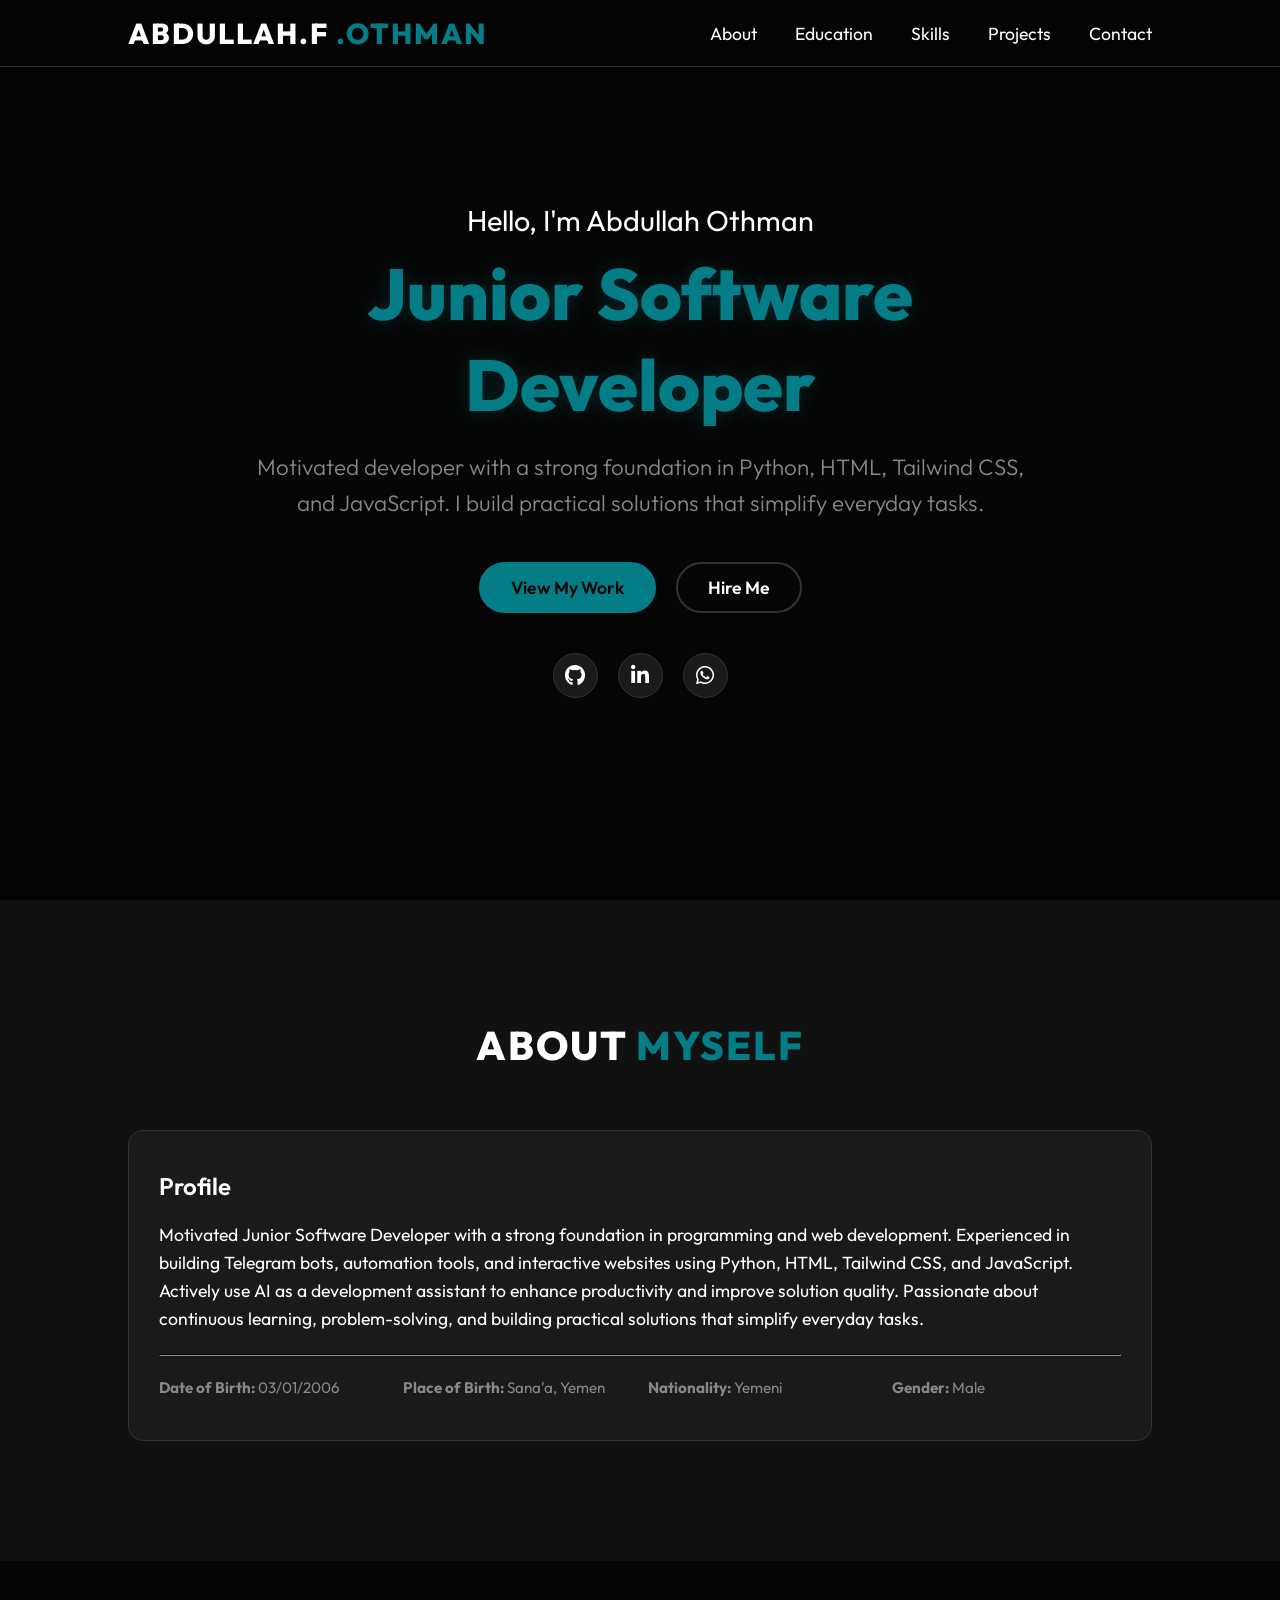
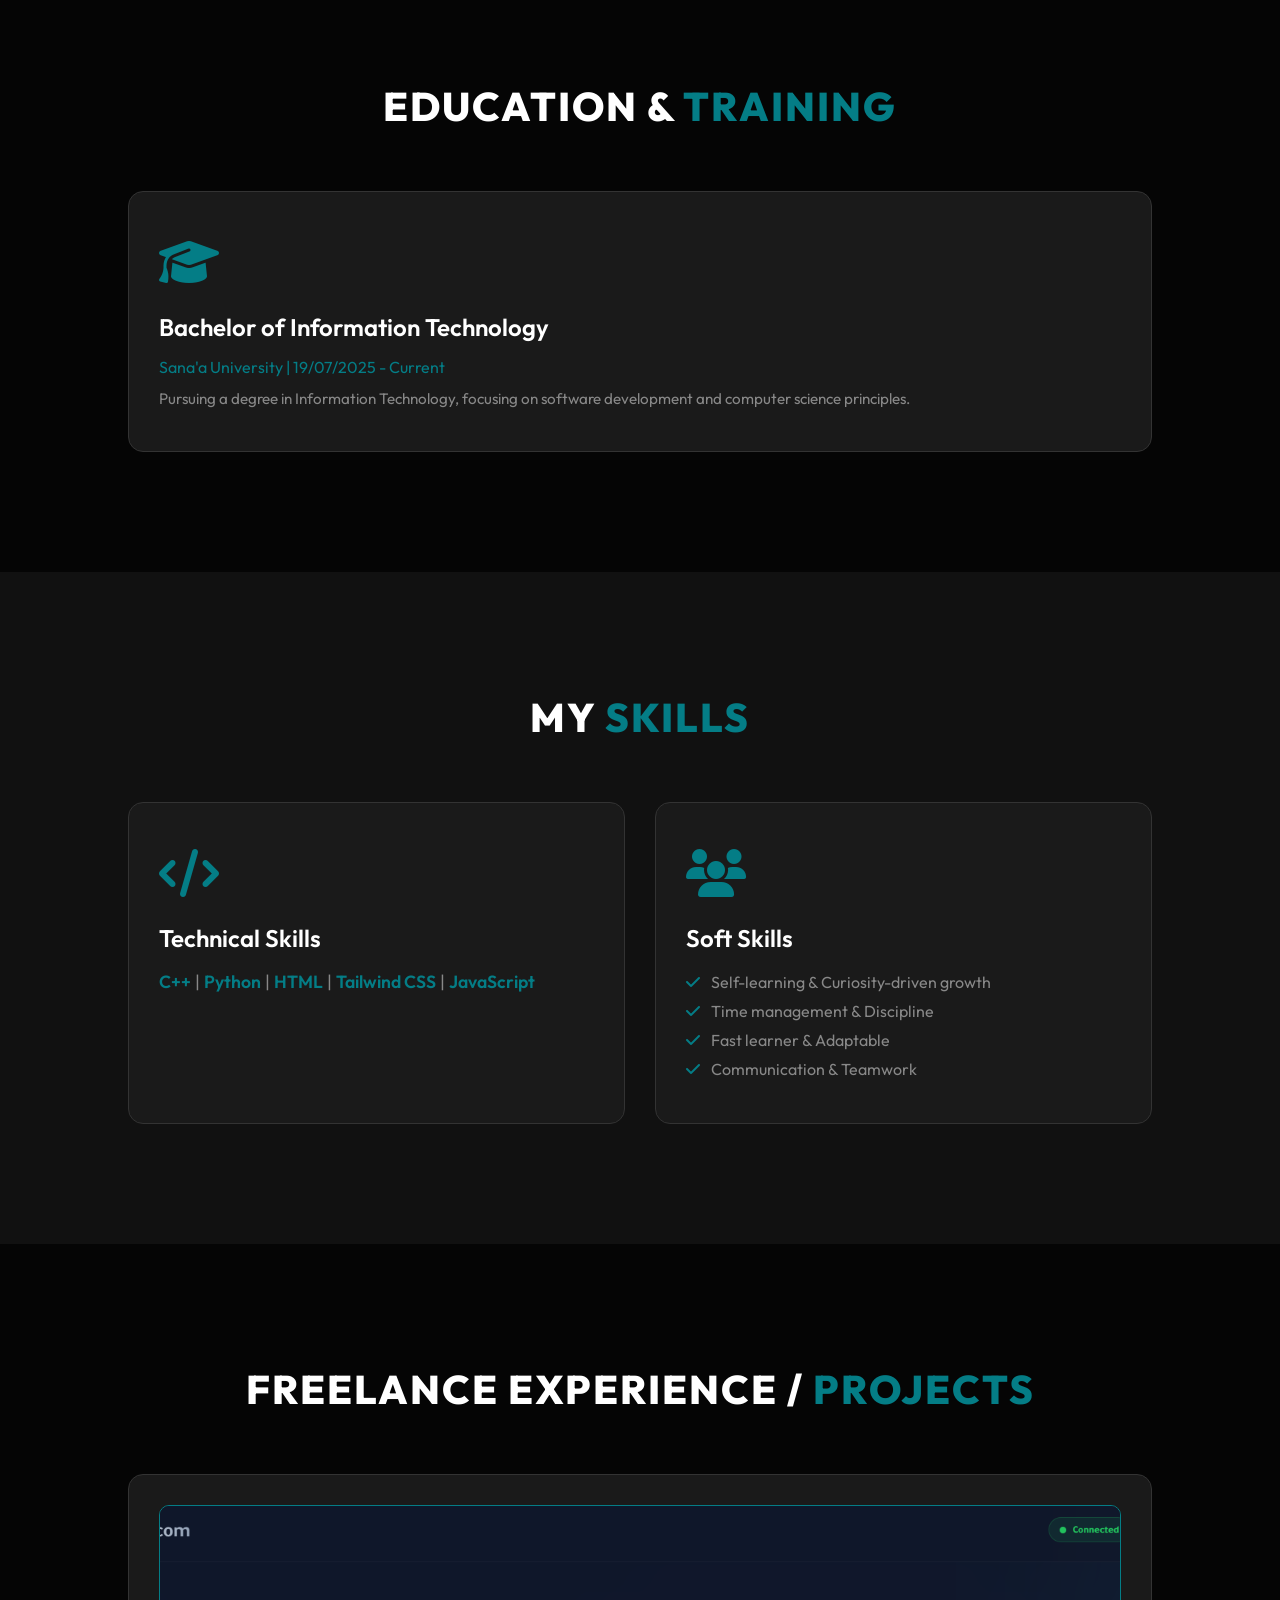
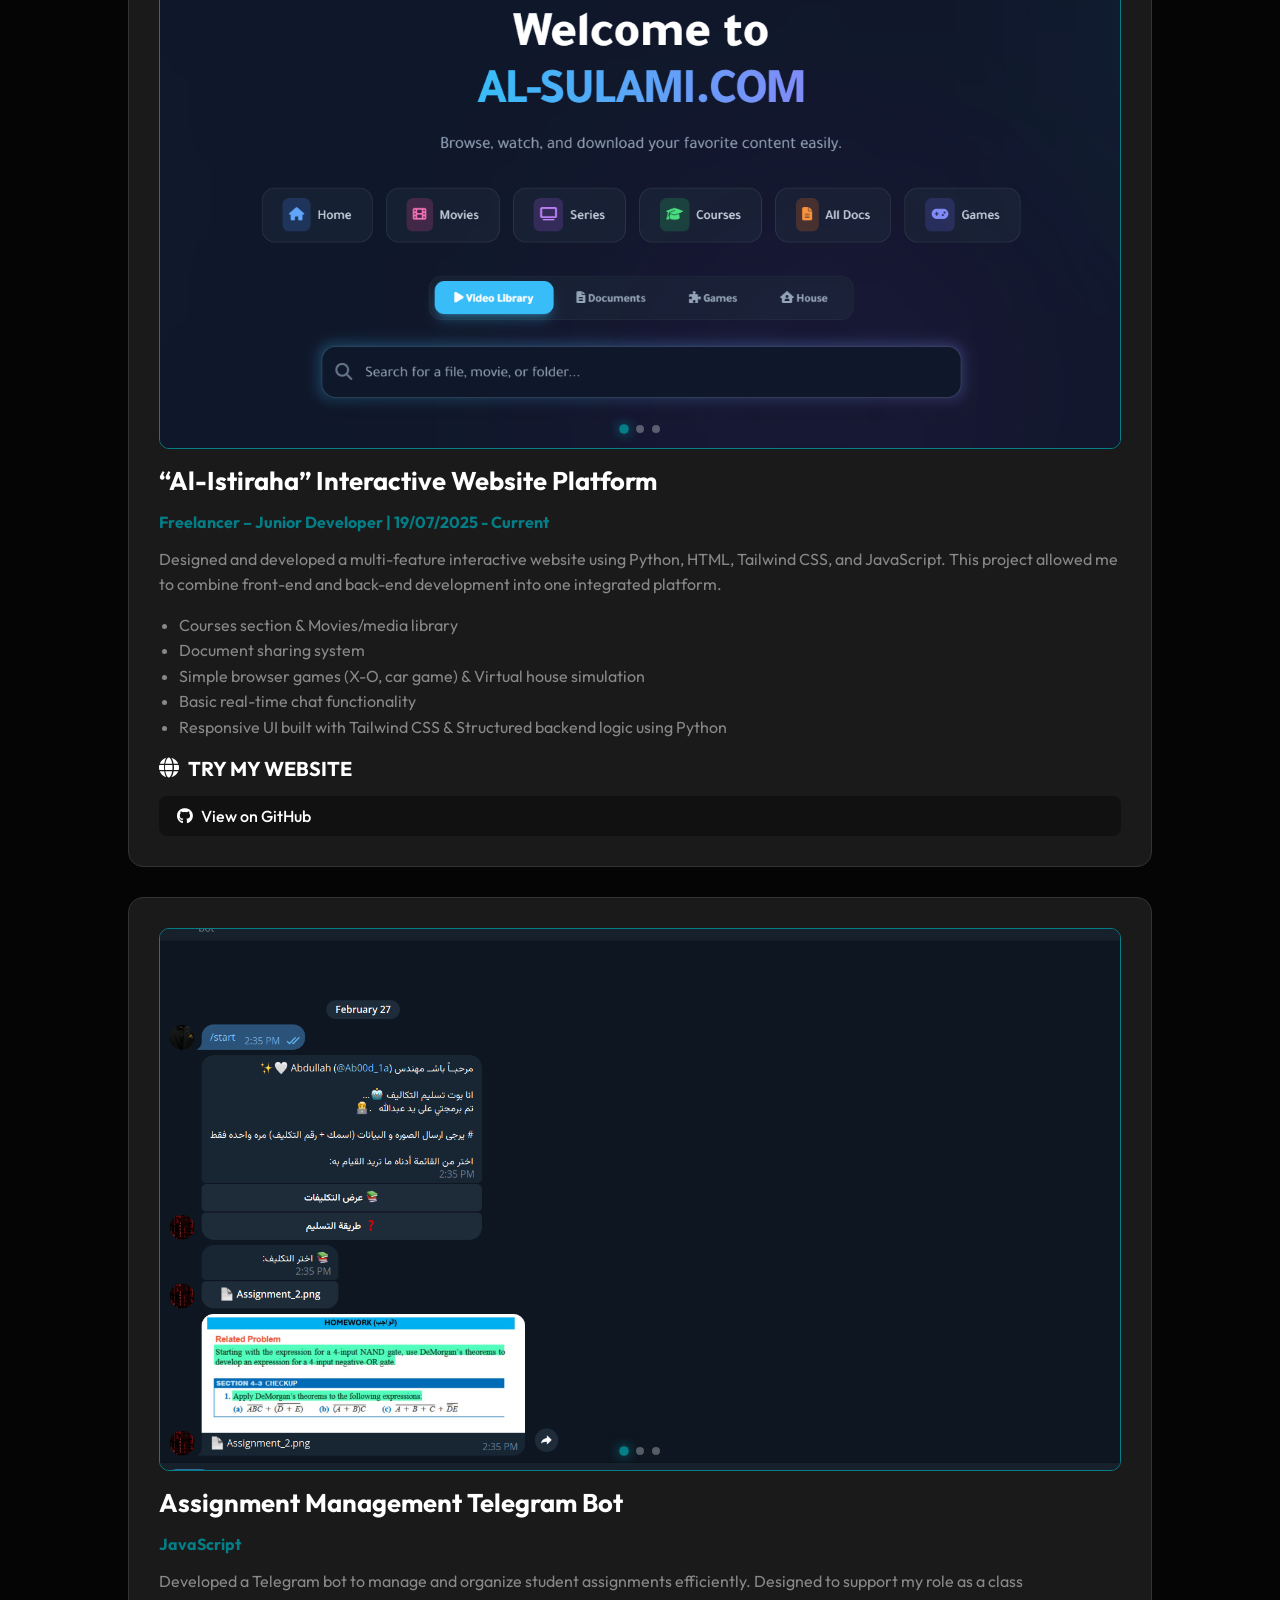
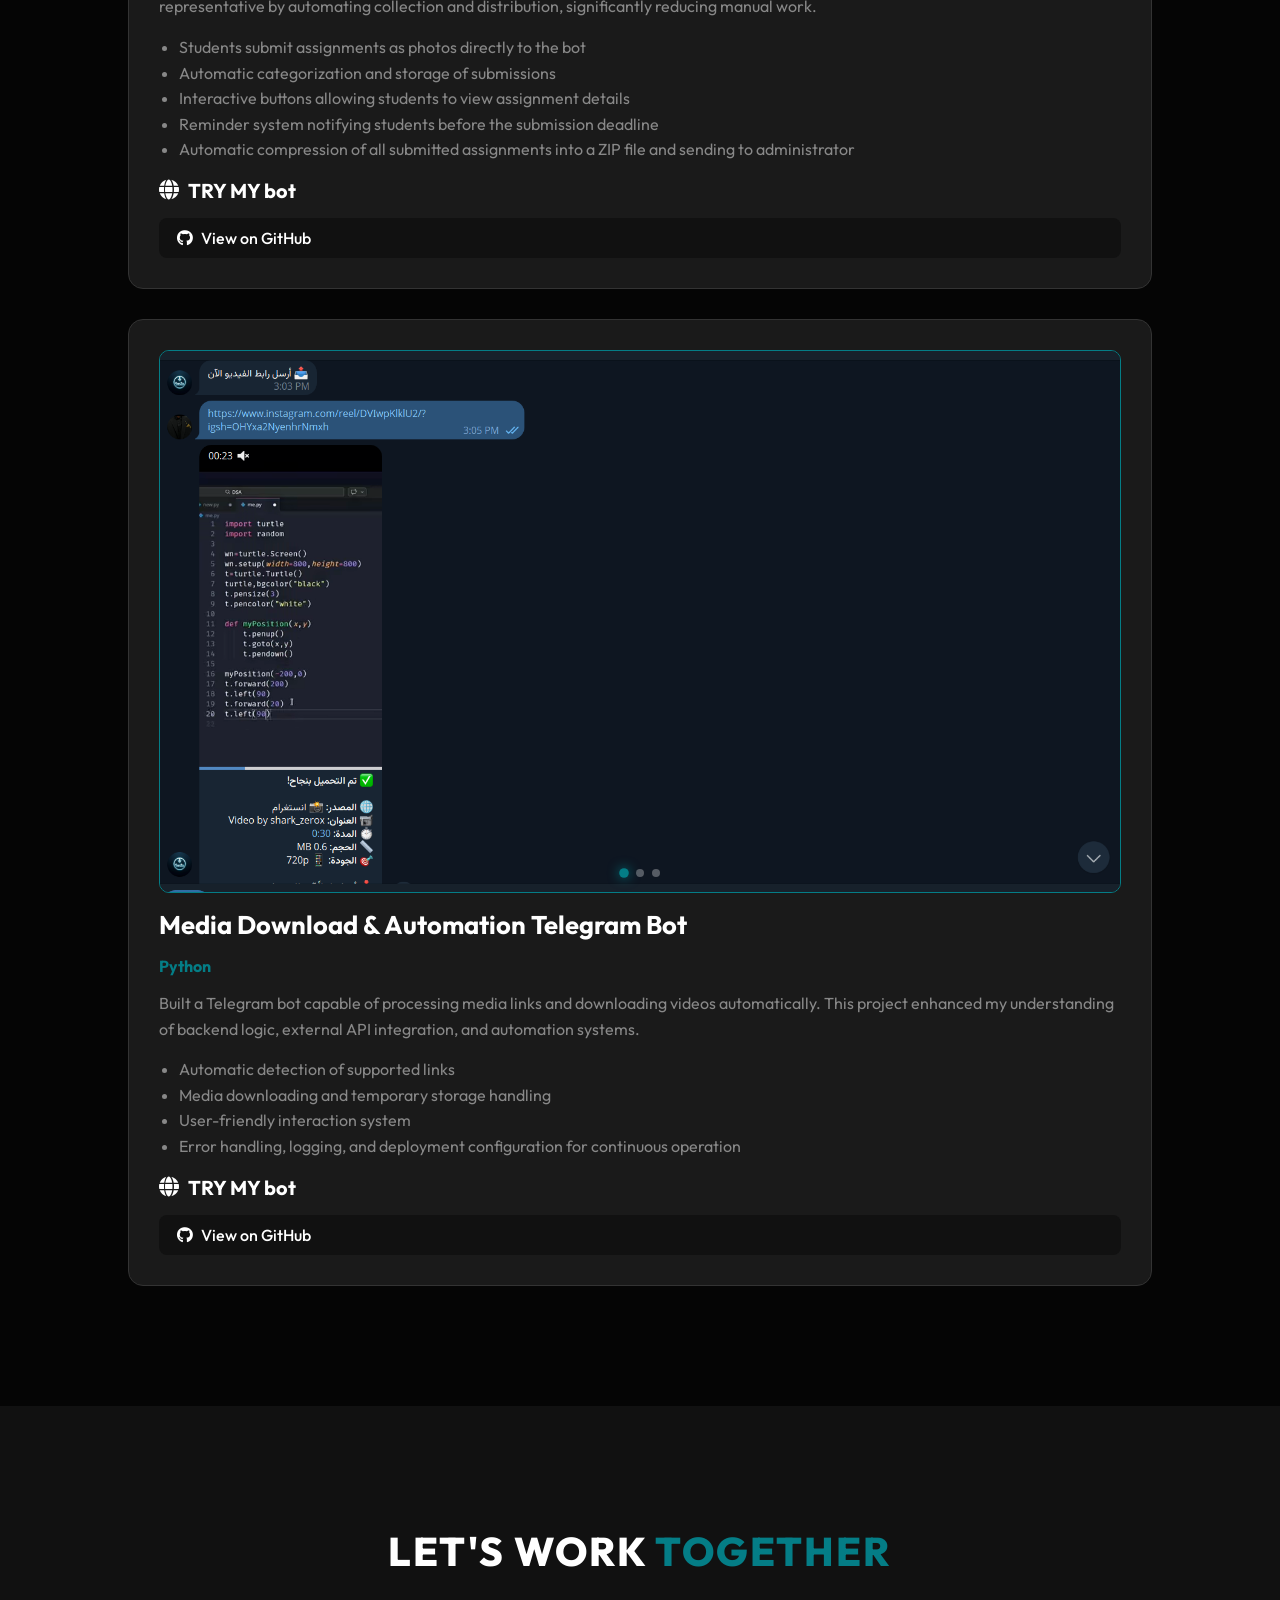
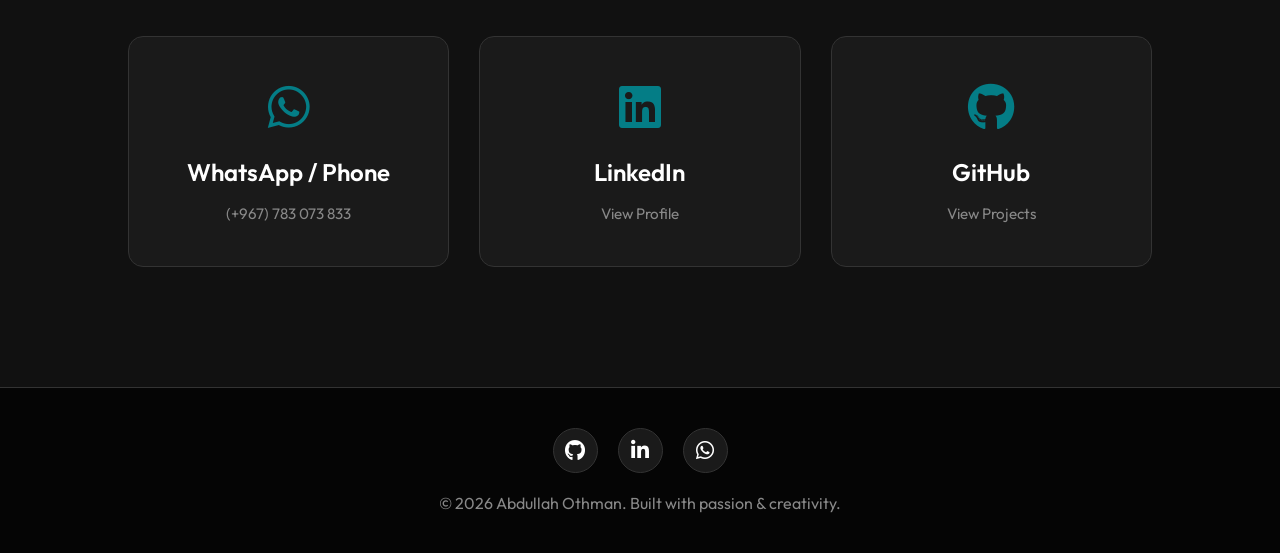
<file: index.html>
<!DOCTYPE html>
<html lang="en">
  <head>
    <meta charset="UTF-8" />
    <meta name="viewport" content="width=device-width, initial-scale=1.0" />
    <link rel="stylesheet" href="https://cdnjs.cloudflare.com/ajax/libs/font-awesome/6.7.2/css/all.min.css" />
    <link rel="stylesheet" href="My website.css" />
    <title>Abdullah Othman | Junior Software Developer</title>
  </head>
  <body>
    <!-- Header / Nav -->
    <header>
      <a href="#" class="logo">Abdullah.F <span>.Othman</span></a>
      <nav class="navigation">
        <a href="#about">About</a>
        <a href="#education">Education</a>
        <a href="#skills">Skills</a>
        <a href="#projects">Projects</a>
        <a href="#contact">Contact</a>
      </nav>
    </header>

    <!-- Hero Section -->
    <section class="main" id="home">
      <div class="main-content">
        <h2>Hello, I'm Abdullah Othman <br /><span>Junior Software Developer</span></h2>
        <h3>Motivated developer with a strong foundation in Python, HTML, Tailwind CSS, and JavaScript. I build practical solutions that simplify everyday tasks.</h3>
        
        <div class="btn-group">
          <a href="#projects" class="main-btn">View My Work</a>
          <a href="#contact" class="secondary-btn">Hire Me</a>
        </div>
        
        <div class="social-icons">
          <a href="https://github.com/AbdullahSulami" id="github" target="_blank"><i class="fa-brands fa-github"></i></a>
          <a href="https://www.linkedin.com/in/abdullah-al-sulami-388883390" id="linkedin" target="_blank"><i class="fa-brands fa-linkedin-in"></i></a>
          <a href="https://wa.me/967783073833" id="whatsapp" target="_blank"><i class="fa-brands fa-whatsapp"></i></a>
        </div>
      </div>
    </section>

    <!-- About Section -->
    <section class="cv-section" id="about">
      <h2 class="title">About <span>Myself</span></h2>
      <div class="grid-content" style="grid-template-columns: 1fr;">
        <div class="card" style="text-align: left;">
          <div class="info">
            <h3 style="margin-bottom: 20px;">Profile</h3>
            <p style="font-size: 1.1em; color: var(--text-main); margin-bottom: 20px;">
              Motivated Junior Software Developer with a strong foundation in programming and web development. 
              Experienced in building Telegram bots, automation tools, and interactive websites using Python, HTML, Tailwind CSS, and JavaScript. 
              Actively use AI as a development assistant to enhance productivity and improve solution quality. Passionate about continuous learning, problem-solving, and building practical solutions that simplify everyday tasks.
            </p>
            <hr style="border-color: var(--border-color); margin: 20px 0;">
            <div style="display: grid; grid-template-columns: repeat(auto-fit, minmax(200px, 1fr)); gap: 15px;">
              <p><strong>Date of Birth:</strong> 03/01/2006</p>
              <p><strong>Place of Birth:</strong> Sana'a, Yemen</p>
              <p><strong>Nationality:</strong> Yemeni</p>
              <p><strong>Gender:</strong> Male</p>
            </div>
          </div>
        </div>
      </div>
    </section>

    <!-- Education Section -->
    <section class="projects" id="education">
      <h2 class="title">Education & <span>Training</span></h2>
      <div class="grid-content">
        <div class="card">
          <div class="icon">
            <i class="fa-solid fa-graduation-cap"></i>
          </div>
          <div class="info">
            <h3>Bachelor of Information Technology</h3>
            <h4>Sana'a University | 19/07/2025 - Current</h4>
            <p>Pursuing a degree in Information Technology, focusing on software development and computer science principles.</p>
          </div>
        </div>
      </div>
    </section>

    <!-- Skills Section -->
    <section class="cv-section skills" id="skills">
      <h2 class="title">My <span>Skills</span></h2>
      <div class="grid-content">
        <div class="card">
          <div class="icon"><i class="fa-solid fa-code"></i></div>
          <div class="info">
            <h3>Technical Skills</h3>
            <p style="margin-top: 10px; font-size: 1.1em;">
              <span style="color:var(--accent); font-weight:600;">C++</span> | 
              <span style="color:var(--accent); font-weight:600;">Python</span> | 
              <span style="color:var(--accent); font-weight:600;">HTML</span> | 
              <span style="color:var(--accent); font-weight:600;">Tailwind CSS</span> | 
              <span style="color:var(--accent); font-weight:600;">JavaScript</span>
            </p>
          </div>
        </div>
        <div class="card">
          <div class="icon"><i class="fa-solid fa-users"></i></div>
          <div class="info">
            <h3>Soft Skills</h3>
            <ul style="list-style-type: none; margin-top: 10px; color: var(--text-muted); line-height: 1.8;">
              <li><i class="fa-solid fa-check" style="color:var(--accent); margin-right:8px;"></i> Self-learning & Curiosity-driven growth</li>
              <li><i class="fa-solid fa-check" style="color:var(--accent); margin-right:8px;"></i> Time management & Discipline</li>
              <li><i class="fa-solid fa-check" style="color:var(--accent); margin-right:8px;"></i> Fast learner & Adaptable</li>
              <li><i class="fa-solid fa-check" style="color:var(--accent); margin-right:8px;"></i> Communication & Teamwork</li>
            </ul>
          </div>
        </div>
      </div>
    </section>

    <!-- Projects Section -->
    <section class="projects" id="projects">
      <h2 class="title">Freelance Experience / <span>Projects</span></h2>
      <div class="grid-content" style="grid-template-columns: 1fr;">
        
        <div class="project-card" style="padding: 30px; display: flex; flex-direction: column; gap: 15px;">
          <div class="projects-image" id="slider1">
            <div class="image-slider">
              <img src="images/1.png" alt="Al-Istiraha Preview 1">
              <img src="images/1_1.png" alt="Al-Istiraha Preview 2">
              <img src="images/1_2.png" alt="Al-Istiraha Preview 3">
            </div>
            <div class="slider-dots">
              <div class="dot active"></div>
              <div class="dot"></div>
              <div class="dot"></div>
            </div>
          </div>
          <h3 style="color: var(--text-main); font-size: 1.6em;">“Al-Istiraha” Interactive Website Platform</h3>
          <h4 style="color: var(--accent);">Freelancer – Junior Developer | 19/07/2025 - Current</h4>
          <p style="color: var(--text-muted); line-height: 1.6;">Designed and developed a multi-feature interactive website using Python, HTML, Tailwind CSS, and JavaScript. This project allowed me to combine front-end and back-end development into one integrated platform.</p>
          <ul style="color: var(--text-muted); margin-left: 20px; line-height: 1.6;">
            <li>Courses section & Movies/media library</li>
            <li>Document sharing system</li>
            <li>Simple browser games (X-O, car game) & Virtual house simulation</li>
            <li>Basic real-time chat functionality</li>
            <li>Responsive UI built with Tailwind CSS & Structured backend logic using Python</li>
          </ul>
          <a href="https://al-istiraha.onrender.com/" target="_blank" class="website-link"><i class="fa-solid fa-globe"></i>TRY MY WEBSITE </a>
           <a href="https://github.com/AbdullahSulami/Al-Istiraha" target="_blank" rel="noopener noreferrer"class="github-btn"><i class="fa-brands fa-github"></i> View on GitHub</a>
        </div>

        <div class="project-card" style="padding: 30px; display: flex; flex-direction: column; gap: 15px;">
          <div class="projects-image">
            <div class="image-slider">
              <img src="images/2.png" alt="Assignment Management Preview 1">
              <img src="images/2_1.png" alt="Assignment Management Preview 2">
              <img src="images/2_2.png" alt="Assignment Management Preview 3">
            </div>
            <div class="slider-dots">
              <div class="dot active"></div>
              <div class="dot"></div>
              <div class="dot"></div>
            </div>
          </div>
          <h3 style="color: var(--text-main); font-size: 1.6em;">Assignment Management Telegram Bot</h3>
          <h4 style="color: var(--accent);">JavaScript</h4>
          <p style="color: var(--text-muted); line-height: 1.6;">Developed a Telegram bot to manage and organize student assignments efficiently. Designed to support my role as a class representative by automating collection and distribution, significantly reducing manual work.</p>
          <ul style="color: var(--text-muted); margin-left: 20px; line-height: 1.6;">
            <li>Students submit assignments as photos directly to the bot</li>
            <li>Automatic categorization and storage of submissions</li>
            <li>Interactive buttons allowing students to view assignment details</li>
            <li>Reminder system notifying students before the submission deadline</li>
            <li>Automatic compression of all submitted assignments into a ZIP file and sending to administrator</li>
          </ul>
          <a href="https://t.me/HW_ITG4bot" target="_blank" class="website-link"><i class="fa-solid fa-globe"></i>TRY MY bot </a>
          <a href="https://github.com/AbdullahSulami/assingemnetBot" target="_blank" rel="noopener noreferrer"class="github-btn"><i class="fa-brands fa-github"></i> View on GitHub</a>
        </div>

        <div class="project-card" style="padding: 30px; display: flex; flex-direction: column; gap: 15px;">
          <div class="projects-image">
            <div class="image-slider">
              <img src="images/3.png" alt="Media Download Bot Preview 1">
             
            </div>
            <div class="slider-dots">
              <div class="dot active"></div>
              <div class="dot"></div>
              <div class="dot"></div>
            </div>
          </div>
          <h3 style="color: var(--text-main); font-size: 1.6em;">Media Download & Automation Telegram Bot</h3>
          <h4 style="color: var(--accent);">Python</h4>
          <p style="color: var(--text-muted); line-height: 1.6;">Built a Telegram bot capable of processing media links and downloading videos automatically. This project enhanced my understanding of backend logic, external API integration, and automation systems.</p>
          <ul style="color: var(--text-muted); margin-left: 20px; line-height: 1.6;">
            <li>Automatic detection of supported links</li>
            <li>Media downloading and temporary storage handling</li>
            <li>User-friendly interaction system</li>
            <li>Error handling, logging, and deployment configuration for continuous operation</li>
          </ul>
         <a href="https://t.me/TurboDLABot" target="_blank" class="website-link"><i class="fa-solid fa-globe"></i>TRY MY bot </a>
         <a href="https://github.com/AbdullahSulami/Insta-Download-" target="_blank" rel="noopener noreferrer"class="github-btn"><i class="fa-brands fa-github"></i> View on GitHub</a>
        </div>

      </div>
    </section>

    <!-- Contact Section -->
    <section class="contact" id="contact">
      <h2 class="title">Let's Work <span>Together</span></h2>
      <div class="grid-content">
        <div class="card" onclick="window.open('https://wa.me/967783073833', '_blank')" style="cursor: pointer;">
          <div class="icon">
            <i class="fa-brands fa-whatsapp"></i>
          </div>
          <div class="info">
            <h3>WhatsApp / Phone</h3>
            <p>(+967) 783 073 833</p>
          </div>
        </div>
        <div class="card" onclick="window.open('https://www.linkedin.com/in/abdullah-al-sulami-388883390', '_blank')" style="cursor: pointer;">
          <div class="icon">
            <i class="fa-brands fa-linkedin"></i>
          </div>
          <div class="info">
            <h3>LinkedIn</h3>
            <p>View Profile</p>
          </div>
        </div>
        <div class="card" onclick="window.open('https://github.com/AbdullahSulami', '_blank')" style="cursor: pointer;">
          <div class="icon">
            <i class="fa-brands fa-github"></i>
          </div>
          <div class="info">
            <h3>GitHub</h3>
            <p>View Projects</p>
          </div>
        </div>
      </div>
    </section>

    <!-- Footer -->
    <footer class="footer">
      <div class="social-icons">
        <a href="https://github.com/AbdullahSulami" target="_blank"><i class="fa-brands fa-github"></i></a>
        <a href="https://www.linkedin.com/in/abdullah-al-sulami-388883390" target="_blank"><i class="fa-brands fa-linkedin-in"></i></a>
        <a href="https://wa.me/967783073833" target="_blank"><i class="fa-brands fa-whatsapp"></i></a>
      </div>
      <p>© 2026 Abdullah Othman. Built with passion & creativity.</p>
    </footer>
    <script>
      function initSliders() {
        const sliders = document.querySelectorAll('.projects-image');
        
        sliders.forEach(slider => {
          const track = slider.querySelector('.image-slider');
          if (!track) return;
          
          const images = track.querySelectorAll('img');
          if (images.length <= 1) return;
          
          const dots = slider.querySelectorAll('.dot');
          let currentIndex = 0;
          
          function updateSlider(index) {
            track.style.transform = `translateX(-${index * 100}%)`;
            dots.forEach((dot, i) => {
              dot.classList.toggle('active', i === index);
            });
          }
          
          setInterval(() => {
            currentIndex = (currentIndex + 1) % images.length;
            updateSlider(currentIndex);
          }, 3500);
          
          // Optional: Click on dots to change image
          dots.forEach((dot, index) => {
            dot.addEventListener('click', () => {
              currentIndex = index;
              updateSlider(currentIndex);
            });
          });
        });
      }
      
      document.addEventListener('DOMContentLoaded', initSliders);
    </script>
  </body>
</html>
</file>
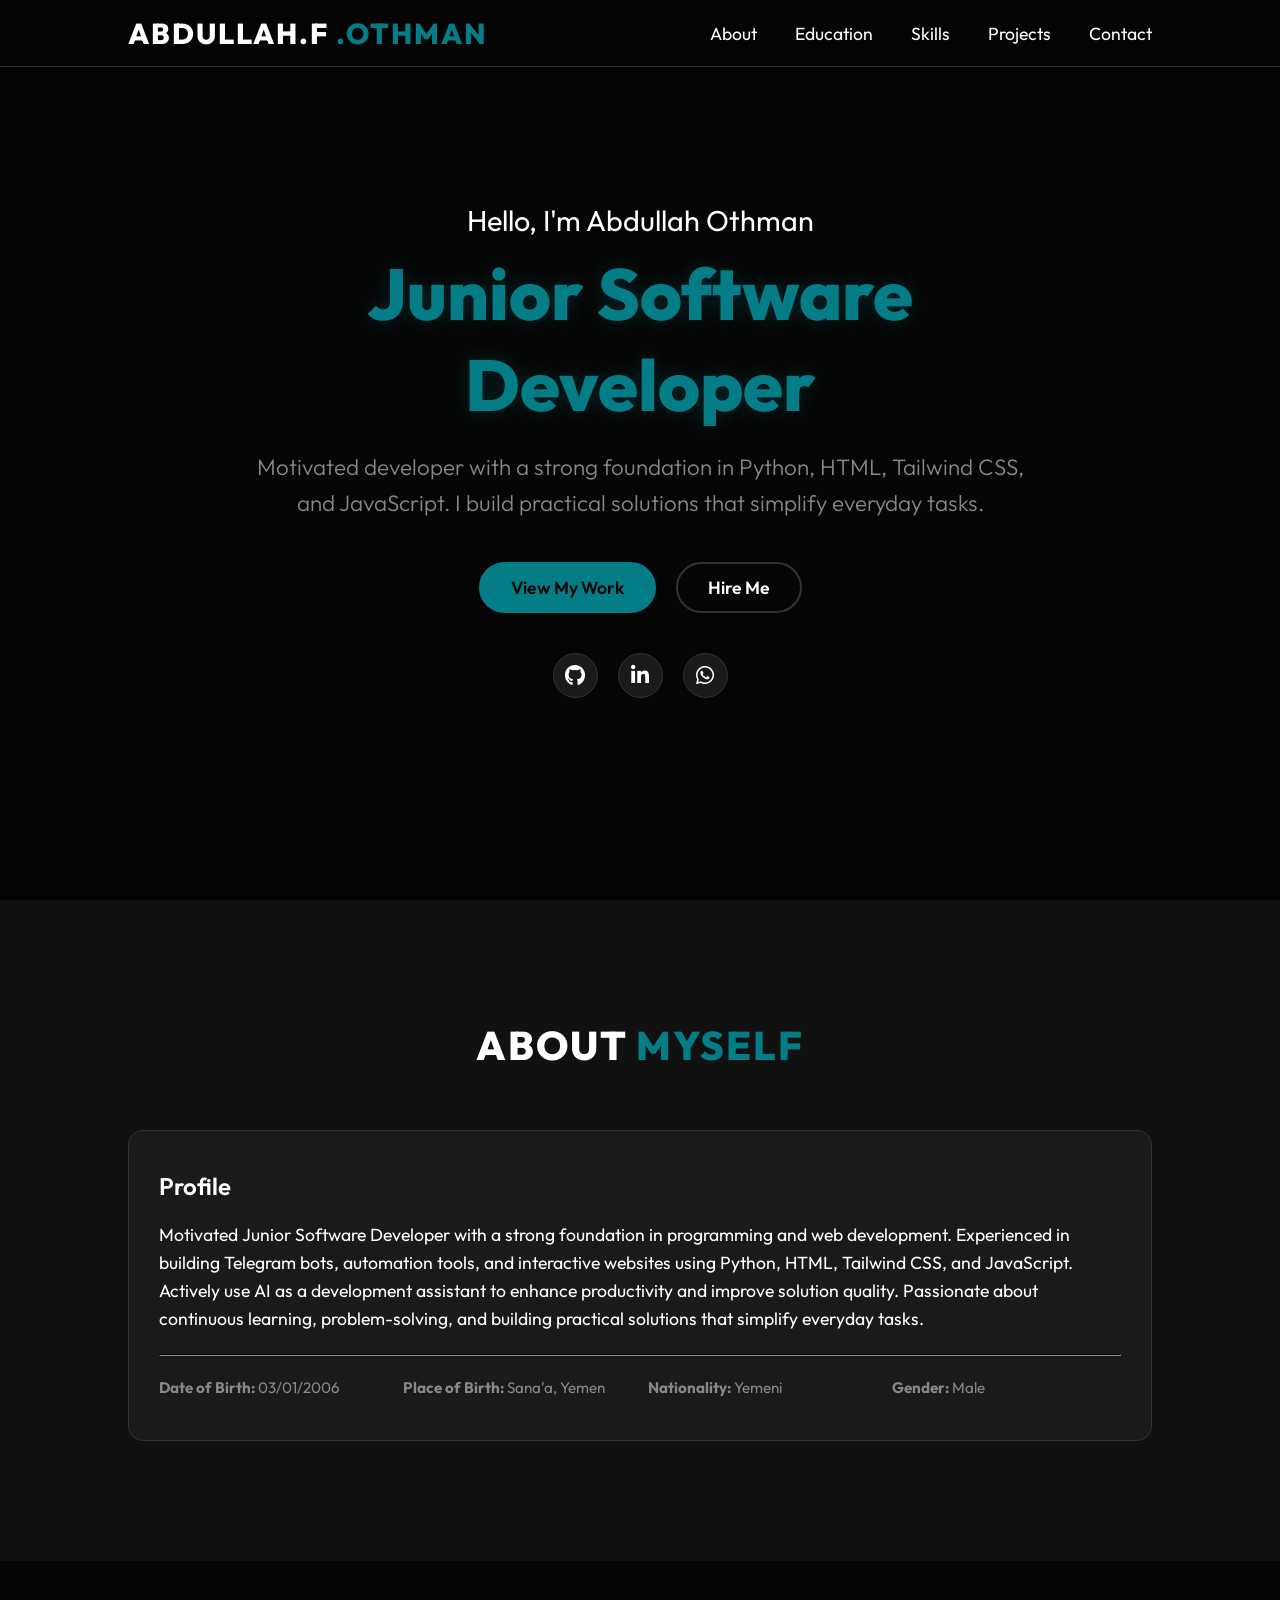
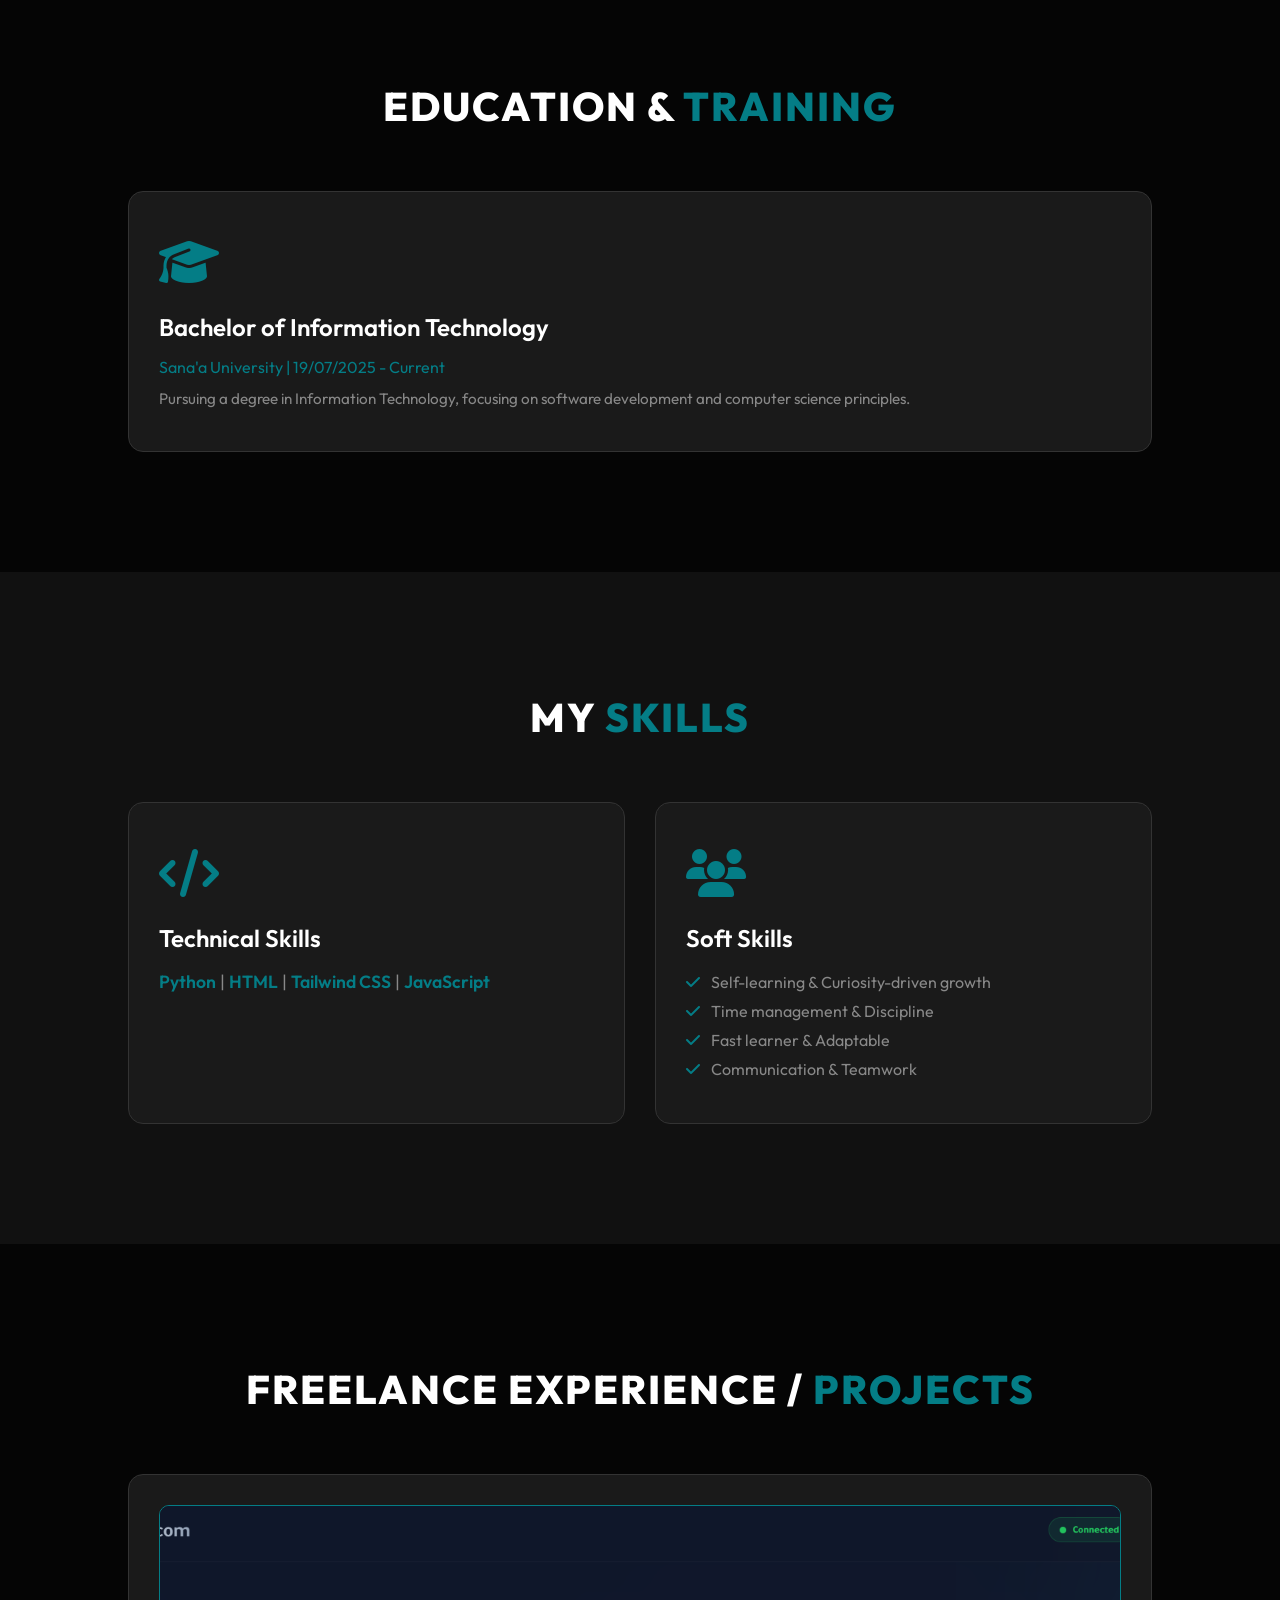
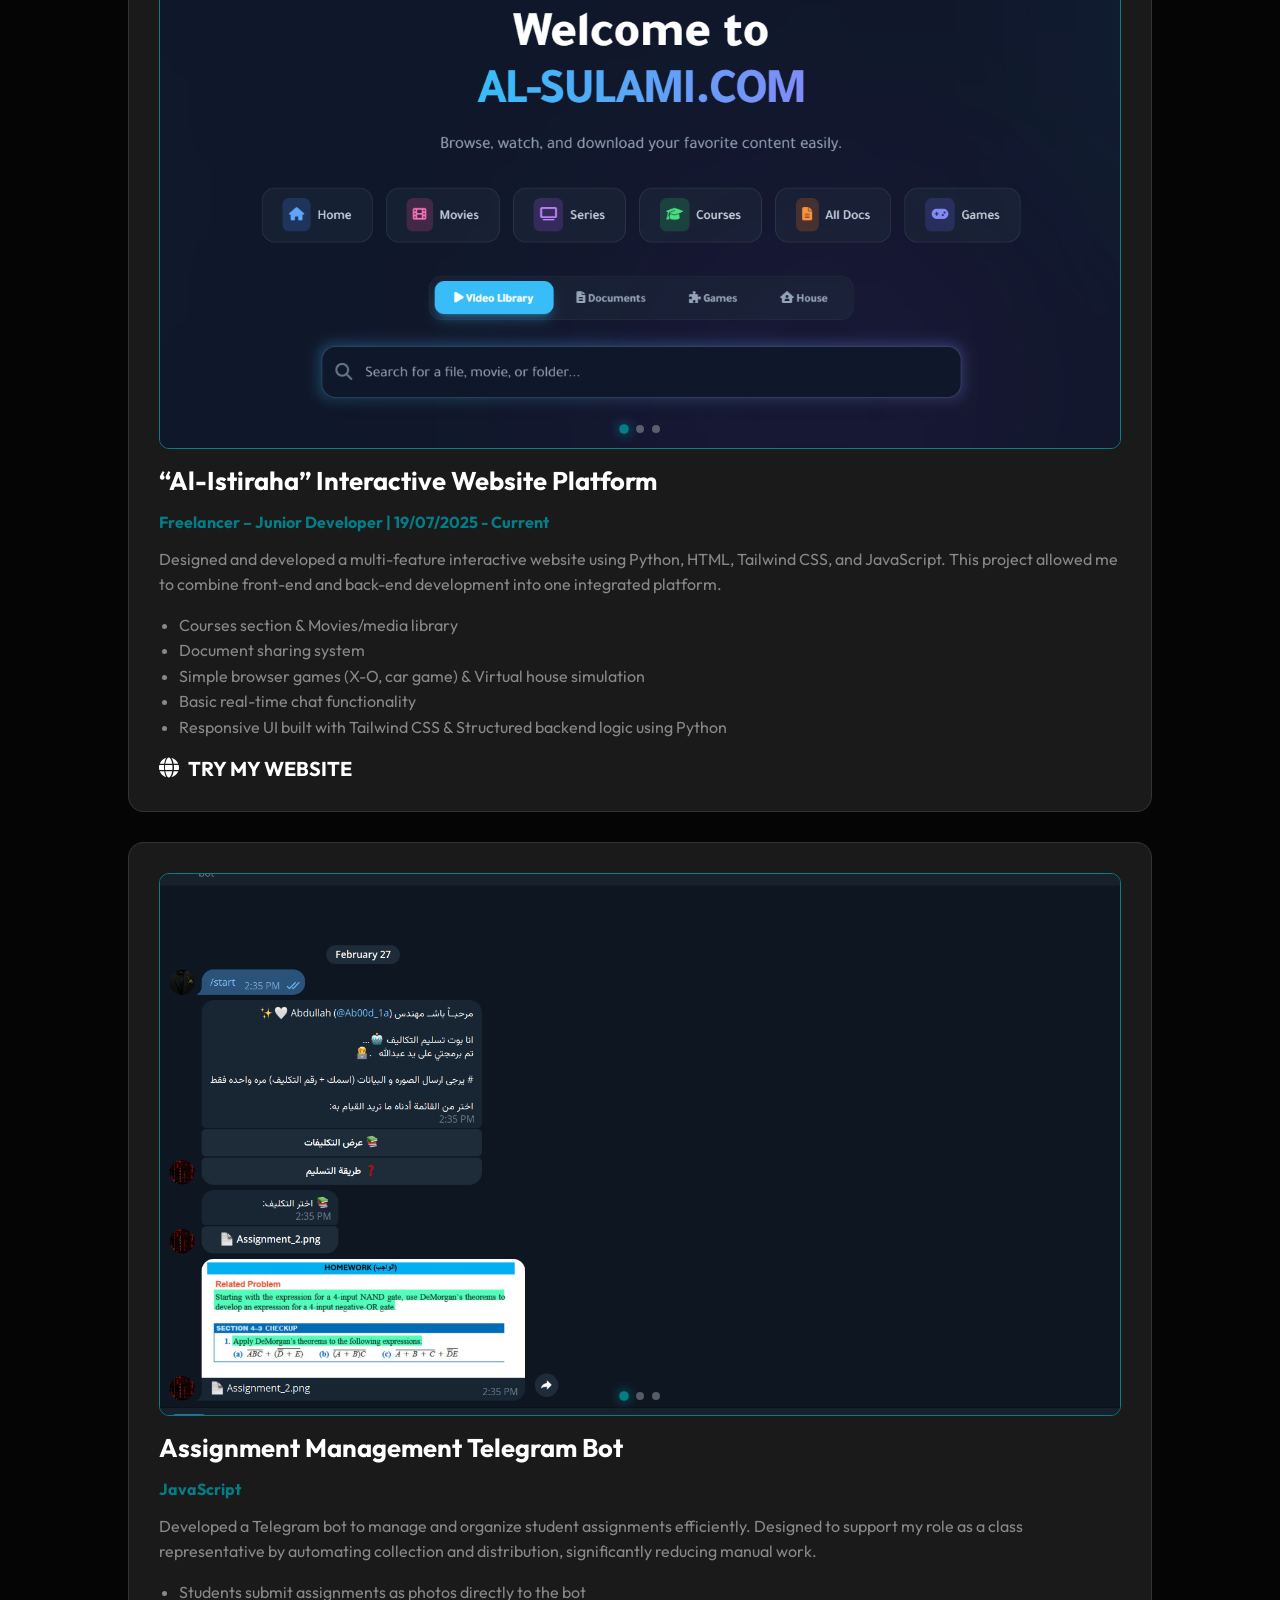
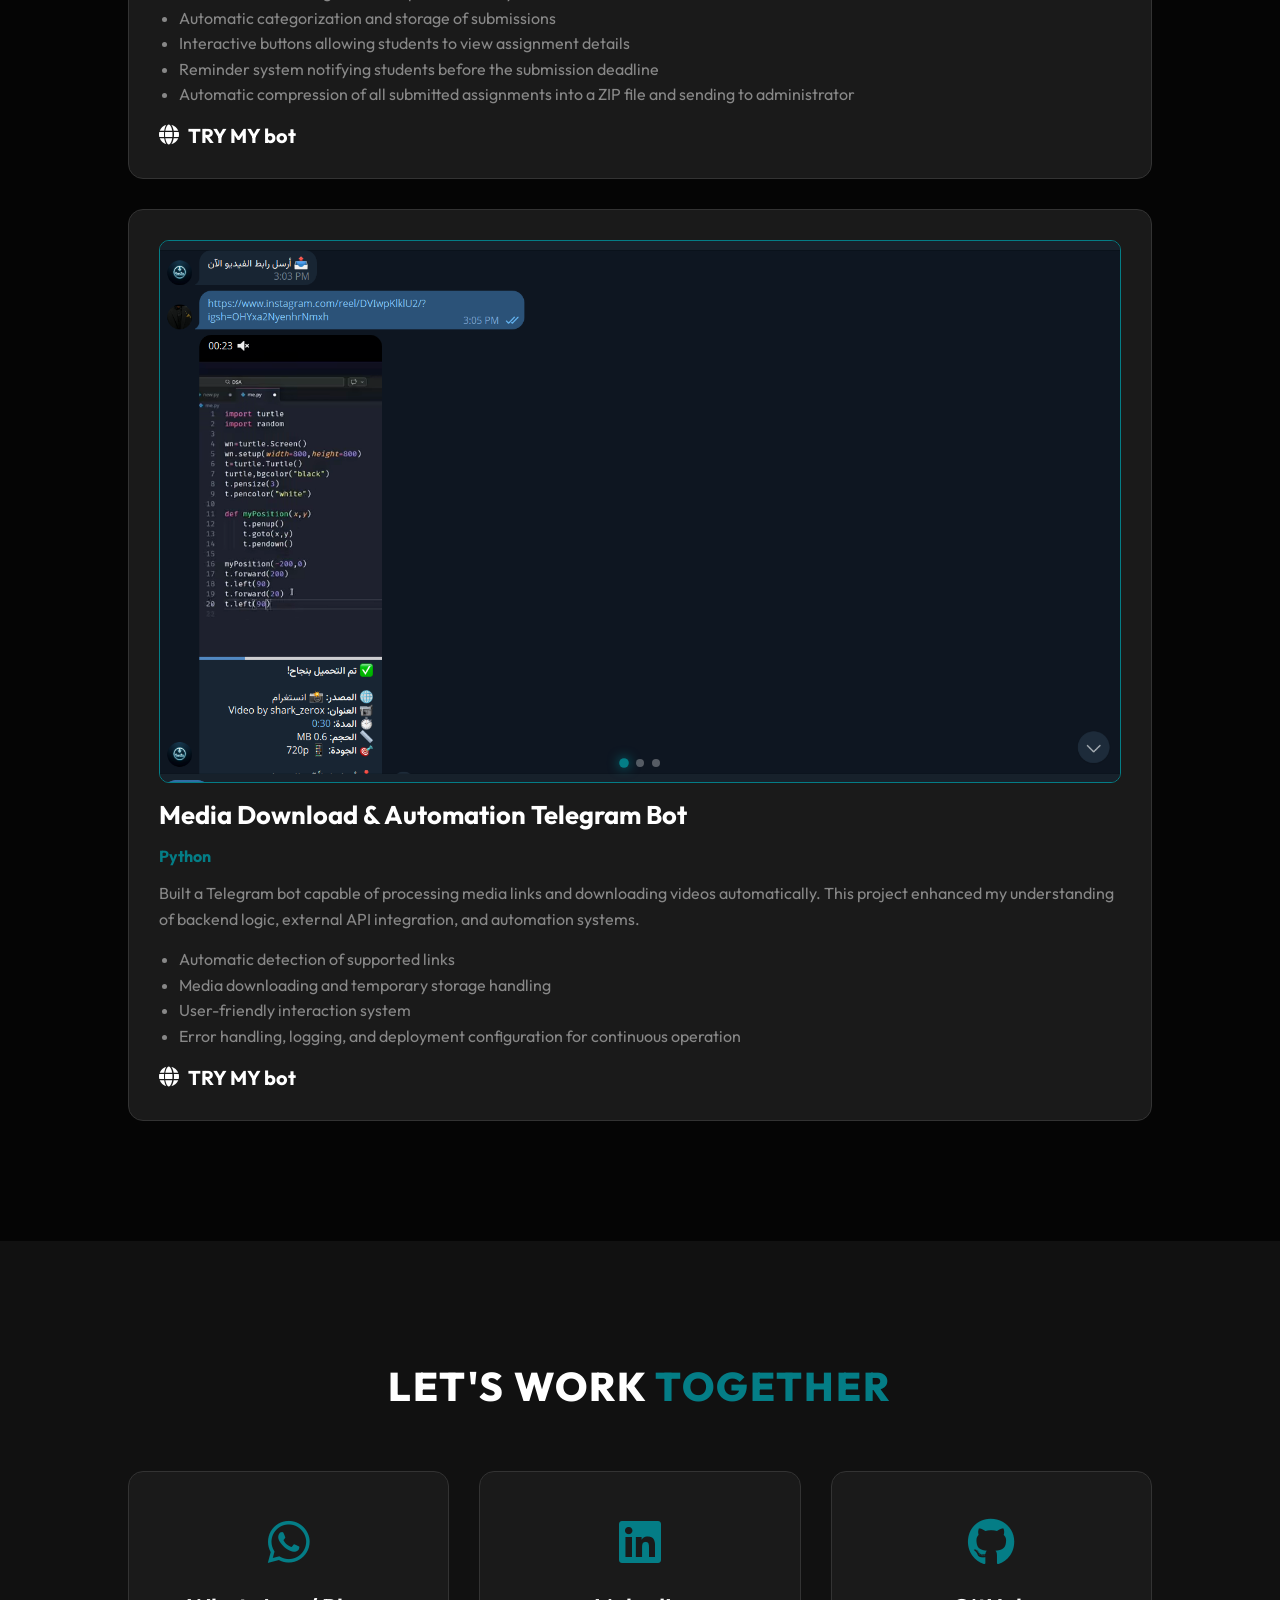
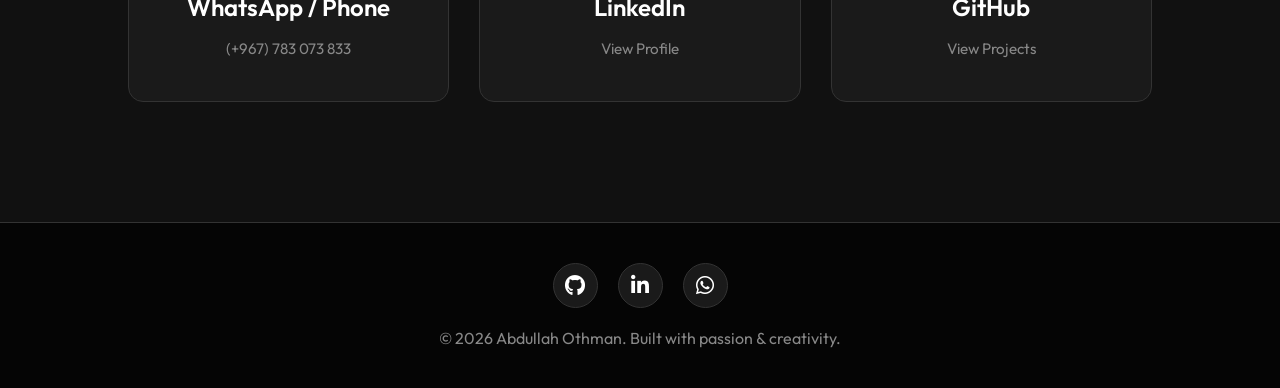
<file: My website.html>
<!DOCTYPE html>
<html lang="en">
  <head>
    <meta charset="UTF-8" />
    <meta name="viewport" content="width=device-width, initial-scale=1.0" />
    <link rel="stylesheet" href="https://cdnjs.cloudflare.com/ajax/libs/font-awesome/6.7.2/css/all.min.css" />
    <link rel="stylesheet" href="My website.css" />
    <title>Abdullah Othman | Junior Software Developer</title>
  </head>
  <body>
    <!-- Header / Nav -->
    <header>
      <a href="#" class="logo">Abdullah.F <span>.Othman</span></a>
      <nav class="navigation">
        <a href="#about">About</a>
        <a href="#education">Education</a>
        <a href="#skills">Skills</a>
        <a href="#projects">Projects</a>
        <a href="#contact">Contact</a>
      </nav>
    </header>

    <!-- Hero Section -->
    <section class="main" id="home">
      <div class="main-content">
        <h2>Hello, I'm Abdullah Othman <br /><span>Junior Software Developer</span></h2>
        <h3>Motivated developer with a strong foundation in Python, HTML, Tailwind CSS, and JavaScript. I build practical solutions that simplify everyday tasks.</h3>
        
        <div class="btn-group">
          <a href="#projects" class="main-btn">View My Work</a>
          <a href="#contact" class="secondary-btn">Hire Me</a>
        </div>
        
        <div class="social-icons">
          <a href="https://github.com/AbdullahSulami" id="github" target="_blank"><i class="fa-brands fa-github"></i></a>
          <a href="https://www.linkedin.com/in/abdullah-al-sulami-388883390" id="linkedin" target="_blank"><i class="fa-brands fa-linkedin-in"></i></a>
          <a href="https://wa.me/967783073833" id="whatsapp" target="_blank"><i class="fa-brands fa-whatsapp"></i></a>
        </div>
      </div>
    </section>

    <!-- About Section -->
    <section class="cv-section" id="about">
      <h2 class="title">About <span>Myself</span></h2>
      <div class="grid-content" style="grid-template-columns: 1fr;">
        <div class="card" style="text-align: left;">
          <div class="info">
            <h3 style="margin-bottom: 20px;">Profile</h3>
            <p style="font-size: 1.1em; color: var(--text-main); margin-bottom: 20px;">
              Motivated Junior Software Developer with a strong foundation in programming and web development. 
              Experienced in building Telegram bots, automation tools, and interactive websites using Python, HTML, Tailwind CSS, and JavaScript. 
              Actively use AI as a development assistant to enhance productivity and improve solution quality. Passionate about continuous learning, problem-solving, and building practical solutions that simplify everyday tasks.
            </p>
            <hr style="border-color: var(--border-color); margin: 20px 0;">
            <div style="display: grid; grid-template-columns: repeat(auto-fit, minmax(200px, 1fr)); gap: 15px;">
              <p><strong>Date of Birth:</strong> 03/01/2006</p>
              <p><strong>Place of Birth:</strong> Sana'a, Yemen</p>
              <p><strong>Nationality:</strong> Yemeni</p>
              <p><strong>Gender:</strong> Male</p>
            </div>
          </div>
        </div>
      </div>
    </section>

    <!-- Education Section -->
    <section class="projects" id="education">
      <h2 class="title">Education & <span>Training</span></h2>
      <div class="grid-content">
        <div class="card">
          <div class="icon">
            <i class="fa-solid fa-graduation-cap"></i>
          </div>
          <div class="info">
            <h3>Bachelor of Information Technology</h3>
            <h4>Sana'a University | 19/07/2025 - Current</h4>
            <p>Pursuing a degree in Information Technology, focusing on software development and computer science principles.</p>
          </div>
        </div>
      </div>
    </section>

    <!-- Skills Section -->
    <section class="cv-section skills" id="skills">
      <h2 class="title">My <span>Skills</span></h2>
      <div class="grid-content">
        <div class="card">
          <div class="icon"><i class="fa-solid fa-code"></i></div>
          <div class="info">
            <h3>Technical Skills</h3>
            <p style="margin-top: 10px; font-size: 1.1em;">
              <span style="color:var(--accent); font-weight:600;">Python</span> | 
              <span style="color:var(--accent); font-weight:600;">HTML</span> | 
              <span style="color:var(--accent); font-weight:600;">Tailwind CSS</span> | 
              <span style="color:var(--accent); font-weight:600;">JavaScript</span>
            </p>
          </div>
        </div>
        <div class="card">
          <div class="icon"><i class="fa-solid fa-users"></i></div>
          <div class="info">
            <h3>Soft Skills</h3>
            <ul style="list-style-type: none; margin-top: 10px; color: var(--text-muted); line-height: 1.8;">
              <li><i class="fa-solid fa-check" style="color:var(--accent); margin-right:8px;"></i> Self-learning & Curiosity-driven growth</li>
              <li><i class="fa-solid fa-check" style="color:var(--accent); margin-right:8px;"></i> Time management & Discipline</li>
              <li><i class="fa-solid fa-check" style="color:var(--accent); margin-right:8px;"></i> Fast learner & Adaptable</li>
              <li><i class="fa-solid fa-check" style="color:var(--accent); margin-right:8px;"></i> Communication & Teamwork</li>
            </ul>
          </div>
        </div>
      </div>
    </section>

    <!-- Projects Section -->
    <section class="projects" id="projects">
      <h2 class="title">Freelance Experience / <span>Projects</span></h2>
      <div class="grid-content" style="grid-template-columns: 1fr;">
        
        <div class="project-card" style="padding: 30px; display: flex; flex-direction: column; gap: 15px;">
          <div class="projects-image" id="slider1">
            <div class="image-slider">
              <img src="images/1.png" alt="Al-Istiraha Preview 1">
              <img src="images/1_1.png" alt="Al-Istiraha Preview 2">
              <img src="images/1_2.png" alt="Al-Istiraha Preview 3">
            </div>
            <div class="slider-dots">
              <div class="dot active"></div>
              <div class="dot"></div>
              <div class="dot"></div>
            </div>
          </div>
          <h3 style="color: var(--text-main); font-size: 1.6em;">“Al-Istiraha” Interactive Website Platform</h3>
          <h4 style="color: var(--accent);">Freelancer – Junior Developer | 19/07/2025 - Current</h4>
          <p style="color: var(--text-muted); line-height: 1.6;">Designed and developed a multi-feature interactive website using Python, HTML, Tailwind CSS, and JavaScript. This project allowed me to combine front-end and back-end development into one integrated platform.</p>
          <ul style="color: var(--text-muted); margin-left: 20px; line-height: 1.6;">
            <li>Courses section & Movies/media library</li>
            <li>Document sharing system</li>
            <li>Simple browser games (X-O, car game) & Virtual house simulation</li>
            <li>Basic real-time chat functionality</li>
            <li>Responsive UI built with Tailwind CSS & Structured backend logic using Python</li>
          </ul>
          <a href="https://al-istiraha.onrender.com/" target="_blank" class="website-link"><i class="fa-solid fa-globe"></i>TRY MY WEBSITE </a>
        </div>

        <div class="project-card" style="padding: 30px; display: flex; flex-direction: column; gap: 15px;">
          <div class="projects-image">
            <div class="image-slider">
              <img src="images/2.png" alt="Assignment Management Preview 1">
              <img src="images/2_1.png" alt="Assignment Management Preview 2">
              <img src="images/2_2.png" alt="Assignment Management Preview 3">
            </div>
            <div class="slider-dots">
              <div class="dot active"></div>
              <div class="dot"></div>
              <div class="dot"></div>
            </div>
          </div>
          <h3 style="color: var(--text-main); font-size: 1.6em;">Assignment Management Telegram Bot</h3>
          <h4 style="color: var(--accent);">JavaScript</h4>
          <p style="color: var(--text-muted); line-height: 1.6;">Developed a Telegram bot to manage and organize student assignments efficiently. Designed to support my role as a class representative by automating collection and distribution, significantly reducing manual work.</p>
          <ul style="color: var(--text-muted); margin-left: 20px; line-height: 1.6;">
            <li>Students submit assignments as photos directly to the bot</li>
            <li>Automatic categorization and storage of submissions</li>
            <li>Interactive buttons allowing students to view assignment details</li>
            <li>Reminder system notifying students before the submission deadline</li>
            <li>Automatic compression of all submitted assignments into a ZIP file and sending to administrator</li>
          </ul>
          <a href="https://t.me/HW_ITG4bot" target="_blank" class="website-link"><i class="fa-solid fa-globe"></i>TRY MY bot </a>
        </div>

        <div class="project-card" style="padding: 30px; display: flex; flex-direction: column; gap: 15px;">
          <div class="projects-image">
            <div class="image-slider">
              <img src="images/3.png" alt="Media Download Bot Preview 1">
             
            </div>
            <div class="slider-dots">
              <div class="dot active"></div>
              <div class="dot"></div>
              <div class="dot"></div>
            </div>
          </div>
          <h3 style="color: var(--text-main); font-size: 1.6em;">Media Download & Automation Telegram Bot</h3>
          <h4 style="color: var(--accent);">Python</h4>
          <p style="color: var(--text-muted); line-height: 1.6;">Built a Telegram bot capable of processing media links and downloading videos automatically. This project enhanced my understanding of backend logic, external API integration, and automation systems.</p>
          <ul style="color: var(--text-muted); margin-left: 20px; line-height: 1.6;">
            <li>Automatic detection of supported links</li>
            <li>Media downloading and temporary storage handling</li>
            <li>User-friendly interaction system</li>
            <li>Error handling, logging, and deployment configuration for continuous operation</li>
          </ul>
         <a href="https://t.me/TurboDLABot" target="_blank" class="website-link"><i class="fa-solid fa-globe"></i>TRY MY bot </a>
        </div>

      </div>
    </section>

    <!-- Contact Section -->
    <section class="contact" id="contact">
      <h2 class="title">Let's Work <span>Together</span></h2>
      <div class="grid-content">
        <div class="card" onclick="window.open('https://wa.me/967783073833', '_blank')" style="cursor: pointer;">
          <div class="icon">
            <i class="fa-brands fa-whatsapp"></i>
          </div>
          <div class="info">
            <h3>WhatsApp / Phone</h3>
            <p>(+967) 783 073 833</p>
          </div>
        </div>
        <div class="card" onclick="window.open('https://www.linkedin.com/in/abdullah-al-sulami-388883390', '_blank')" style="cursor: pointer;">
          <div class="icon">
            <i class="fa-brands fa-linkedin"></i>
          </div>
          <div class="info">
            <h3>LinkedIn</h3>
            <p>View Profile</p>
          </div>
        </div>
        <div class="card" onclick="window.open('https://github.com/AbdullahSulami', '_blank')" style="cursor: pointer;">
          <div class="icon">
            <i class="fa-brands fa-github"></i>
          </div>
          <div class="info">
            <h3>GitHub</h3>
            <p>View Projects</p>
          </div>
        </div>
      </div>
    </section>

    <!-- Footer -->
    <footer class="footer">
      <div class="social-icons">
        <a href="https://github.com/AbdullahSulami" target="_blank"><i class="fa-brands fa-github"></i></a>
        <a href="https://www.linkedin.com/in/abdullah-al-sulami-388883390" target="_blank"><i class="fa-brands fa-linkedin-in"></i></a>
        <a href="https://wa.me/967783073833" target="_blank"><i class="fa-brands fa-whatsapp"></i></a>
      </div>
      <p>© 2026 Abdullah Othman. Built with passion & creativity.</p>
    </footer>
    <script>
      function initSliders() {
        const sliders = document.querySelectorAll('.projects-image');
        
        sliders.forEach(slider => {
          const track = slider.querySelector('.image-slider');
          if (!track) return;
          
          const images = track.querySelectorAll('img');
          if (images.length <= 1) return;
          
          const dots = slider.querySelectorAll('.dot');
          let currentIndex = 0;
          
          function updateSlider(index) {
            track.style.transform = `translateX(-${index * 100}%)`;
            dots.forEach((dot, i) => {
              dot.classList.toggle('active', i === index);
            });
          }
          
          setInterval(() => {
            currentIndex = (currentIndex + 1) % images.length;
            updateSlider(currentIndex);
          }, 3500);
          
          // Optional: Click on dots to change image
          dots.forEach((dot, index) => {
            dot.addEventListener('click', () => {
              currentIndex = index;
              updateSlider(currentIndex);
            });
          });
        });
      }
      
      document.addEventListener('DOMContentLoaded', initSliders);
    </script>
  </body>
</html>
</file>
<file: My website.css>
@import url('https://fonts.googleapis.com/css2?family=Outfit:wght@300;400;600;800&display=swap');

:root {
  --bg-color: #050505;
  --secondary-bg: #111111;
  --card-bg: #1a1a1a;
  --text-main: #ffffff;
  --text-muted: #888888;
  --accent: #047d86;
  --accent-hover: #047d85;
  --nav-bg: rgba(5, 5, 5, 0.85);
  --border-color: #333333;
}

* {
  font-family: 'Outfit', sans-serif;
  margin: 0;
  padding: 0;
  box-sizing: border-box;
  scroll-behavior: smooth;
}

body {
  background-color: var(--bg-color);
  color: var(--text-main);
  overflow-x: hidden;
}

/* Scrollbar */
::-webkit-scrollbar {
  width: 10px;
}
::-webkit-scrollbar-track {
  background: var(--bg-color);
}
::-webkit-scrollbar-thumb {
  background: var(--card-bg);
  border-radius: 5px;
}
::-webkit-scrollbar-thumb:hover {
  background: var(--accent);
}

/* Animations */
@keyframes fadeInUp {
  from {
    opacity: 0;
    transform: translateY(40px);
  }
  to {
    opacity: 1;
    transform: translateY(0);
  }
}

@keyframes glow {
  0% { box-shadow: 0 0 10px var(--accent); }
  50% { box-shadow: 0 0 20px var(--accent), 0 0 30px var(--accent); }
  100% { box-shadow: 0 0 10px var(--accent); }
}

header {
  background-color: var(--nav-bg);
  backdrop-filter: blur(10px);
  width: 100%;
  position: fixed;
  top: 0;
  z-index: 999;
  display: flex;
  justify-content: space-between;
  align-items: center;
  padding: 15px 10%;
  border-bottom: 1px solid var(--border-color);
}

.logo {
  text-decoration: none;
  color: var(--text-main);
  text-transform: uppercase;
  font-weight: 800;
  font-size: 1.8em;
  letter-spacing: 2px;
}

.logo span {
  color: var(--accent);
}

.navigation a {
  text-decoration: none;
  color: var(--text-main);
  font-size: 1.1em;
  font-weight: 400;
  margin-left: 35px;
  position: relative;
  transition: color 0.3s ease;
}

.navigation a::after {
  content: '';
  position: absolute;
  width: 0%;
  height: 2px;
  background: var(--accent);
  bottom: -4px;
  left: 0;
  transition: width 0.3s ease;
}

.navigation a:hover {
  color: var(--accent);
}

.navigation a:hover::after {
  width: 100%;
}

section {
  padding: 120px 10%;
}

/* Hero Section */
.main {
  width: 100%;
  min-height: 100vh;
  display: flex;
  align-items: center;
  justify-content: center;
  text-align: center;
  position: relative;
}

.main-content {
  display: flex;
  flex-direction: column;
  align-items: center;
  max-width: 800px;
  animation: fadeInUp 1s ease both;
}

.main h2 {
  color: var(--text-main);
  font-size: 1.8em;
  font-weight: 400;
}

.main h2 span {
  display: block;
  color: var(--accent);
  font-size: 2.5em;
  font-weight: 800;
  margin-top: 10px;
  text-shadow: 0 0 20px rgba(3, 88, 94, 0.4);
}

.main h3 {
  color: var(--text-muted);
  font-size: 1.4em;
  font-weight: 300;
  margin-top: 20px;
  margin-bottom: 40px;
  line-height: 1.6;
}

.btn-group {
  display: flex;
  gap: 20px;
}

.main-btn {
  color: var(--bg-color);
  background-color: var(--accent);
  text-decoration: none;
  font-size: 1.1em;
  font-weight: 600;
  padding: 12px 30px;
  border-radius: 30px;
  transition: all 0.3s ease;
  border: 2px solid var(--accent);
}

.main-btn:hover {
  background-color: transparent;
  color: var(--accent);
  box-shadow: 0 0 15px var(--accent);
}

.secondary-btn {
  color: var(--text-main);
  background-color: transparent;
  text-decoration: none;
  font-size: 1.1em;
  font-weight: 600;
  padding: 12px 30px;
  border-radius: 30px;
  transition: all 0.3s ease;
  border: 2px solid var(--border-color);
}

.secondary-btn:hover {
  border-color: var(--text-main);
  background-color: var(--secondary-bg);
}

.social-icons {
  margin-top: 40px;
  display: flex;
  gap: 20px;
}

.social-icons a {
  display: flex;
  align-items: center;
  justify-content: center;
  width: 45px;
  height: 45px;
  color: var(--text-main);
  background: var(--card-bg);
  border-radius: 50%;
  font-size: 1.3em;
  text-decoration: none;
  transition: all 0.3s ease;
  border: 1px solid var(--border-color);
}

.social-icons a:hover {
  color: var(--bg-color);
  background: var(--accent);
  border-color: var(--accent);
  transform: translateY(-5px);
  box-shadow: 0 5px 15px rgba(3, 88, 94, 0.3);
}

/* Sections Common */
.title {
  text-align: center;
  color: var(--text-main);
  font-size: 2.5em;
  font-weight: 800;
  margin-bottom: 60px;
  text-transform: uppercase;
  letter-spacing: 2px;
}

.title span {
  color: var(--accent);
}

/* CV / Experience Section (previously Services) */
.cv-section {
  background-color: var(--secondary-bg);
}

.grid-content {
  display: grid;
  grid-template-columns: repeat(auto-fit, minmax(300px, 1fr));
  gap: 30px;
}

.card {
  background-color: var(--card-bg);
  border: 1px solid var(--border-color);
  border-radius: 15px;
  padding: 40px 30px;
  transition: all 0.4s ease;
  position: relative;
  overflow: hidden;
  animation: fadeInUp 1s ease both;
  animation-delay: 0.2s;
}

.card::before {
  content: '';
  position: absolute;
  top: 0;
  left: 0;
  width: 100%;
  height: 4px;
  background: var(--accent);
  transform: scaleX(0);
  transform-origin: left;
  transition: transform 0.4s ease;
}

.card:hover {
  transform: translateY(-10px);
  box-shadow: 0 10px 30px rgba(0, 0, 0, 0.5);
  border-color: var(--accent);
}

.card:hover::before {
  transform: scaleX(1);
}

.icon {
  color: var(--accent);
  font-size: 3em;
  margin-bottom: 20px;
}

.info h3 {
  color: var(--text-main);
  font-size: 1.5em;
  font-weight: 600;
  margin-bottom: 15px;
}

.info h4 {
  color: var(--accent);
  font-size: 1em;
  font-weight: 400;
  margin-bottom: 10px;
}

.info p {
  color: var(--text-muted);
  line-height: 1.6;
  font-size: 0.95em;
}

/* Projects Section */
.projects {
  background-color: var(--bg-color);
}

.project-card {
  background-color: var(--card-bg);
  border-radius: 15px;
  overflow: hidden;
  border: 1px solid var(--border-color);
  transition: all 0.4s ease;
  animation: fadeInUp 1s ease both;
  animation-delay: 0.4s;
}

.project-card:hover {
  transform: translateY(-10px);
  box-shadow: 0 10px 30px rgba(0, 229, 255, 0.1);
  border-color: var(--accent);
}

.projects-image {
  position: relative;
  width: 100%;
  padding-top: 56.25%; /* 16:9 Aspect Ratio */
  overflow: hidden;
  border-radius: 10px;
  border: 1px solid var(--accent);
}

.image-slider {
  position: absolute;
  top: 0;
  left: 0;
  width: 100%;
  height: 100%;
  display: flex;
  transition: transform 0.8s cubic-bezier(0.4, 0, 0.2, 1);
}

.image-slider img {
  width: 100%;
  height: 100%;
  flex-shrink: 0;
  object-fit: cover;
}

.projects-image > img {
  width: 100%;
  height: 100%;
  object-fit: cover;
  position: absolute;
  top: 0;
  left: 0;
}

.slider-dots {
  position: absolute;
  bottom: 15px;
  left: 50%;
  transform: translateX(-50%);
  display: flex;
  gap: 8px;
  z-index: 10;
}

.dot {
  width: 8px;
  height: 8px;
  border-radius: 50%;
  background: rgba(255, 255, 255, 0.3);
  cursor: pointer;
  transition: all 0.3s ease;
}

.dot.active {
  background: var(--accent);
  transform: scale(1.2);
  box-shadow: 0 0 10px var(--accent);
}

.project-info {
  padding: 30px;
}

.project-category {
  font-size: 0.85em;
  color: var(--accent);
  text-transform: uppercase;
  letter-spacing: 1px;
  margin-bottom: 10px;
}

.project-title {
  display: flex;
  flex-direction: column;
  gap: 15px;
}

.project-title span {
  font-size: 1.4em;
  font-weight: 600;
  color: var(--text-main);
}

.project-title p {
  color: var(--text-muted);
  font-size: 0.9em;
  line-height: 1.6;
}
.website-link {
    color: white;
    font-size: 20px;
    font-weight: bold;
    text-decoration: none;
    display: inline-flex;
    align-items: center;
    gap: 9px;
    transition: 0.3s;
}

.website-link:hover {
    color: #02575d;
    transform: scale(1.05);
}

.video-link {
  text-decoration: none;
  color: var(--bg-color);
  background: var(--text-main);
  padding: 8px 20px;
  border-radius: 20px;
  font-size: 0.9em;
  font-weight: 600;
  align-self: flex-start;
  transition: all 0.3s ease;
}

.video-link:hover {
  background: var(--accent);
  box-shadow: 0 0 10px var(--accent);
}
.github-btn {
    display: inline-flex;
    align-items: center;
    gap: 8px;
    padding: 10px 18px;
    background-color: #111;
    color: white;
    text-decoration: none;
    border-radius: 8px;
    font-weight: 500;
    transition: 0.3s;
}

.github-btn:hover {
    background-color: #333;
    transform: translateY(-2px);
}

/* Contact Section */
.contact {
  background-color: var(--secondary-bg);
  text-align: center;
}

.contact .card {
  display: flex;
  flex-direction: column;
  align-items: center;
  text-align: center;
}

/* Footer */
.footer {
  background-color: var(--bg-color);
  border-top: 1px solid var(--border-color);
  color: var(--text-muted);
  display: flex;
  flex-direction: column;
  align-items: center;
  padding: 40px 10%;
  gap: 20px;
}

.footer p {
  font-size: 1em;
}

.footer .social-icons {
  margin-top: 0;
}

/* Responsive */
@media (max-width: 900px) {
  header {
    padding: 15px 5%;
  }
  .navigation a {
    margin-left: 15px;
    font-size: 0.9em;
  }
  section {
    padding: 80px 5%;
  }
  .main h2 span {
    font-size: 2em;
  }
}

@media (max-width: 600px) {
  .logo {
    font-size: 1.4em;
  }
  .navigation {
    display: none; /* In a real app, use a hamburger menu */
  }
  .btn-group {
    flex-direction: column;
  }
  .main h2 span {
    font-size: 1.8em;
  }
}
</file>
